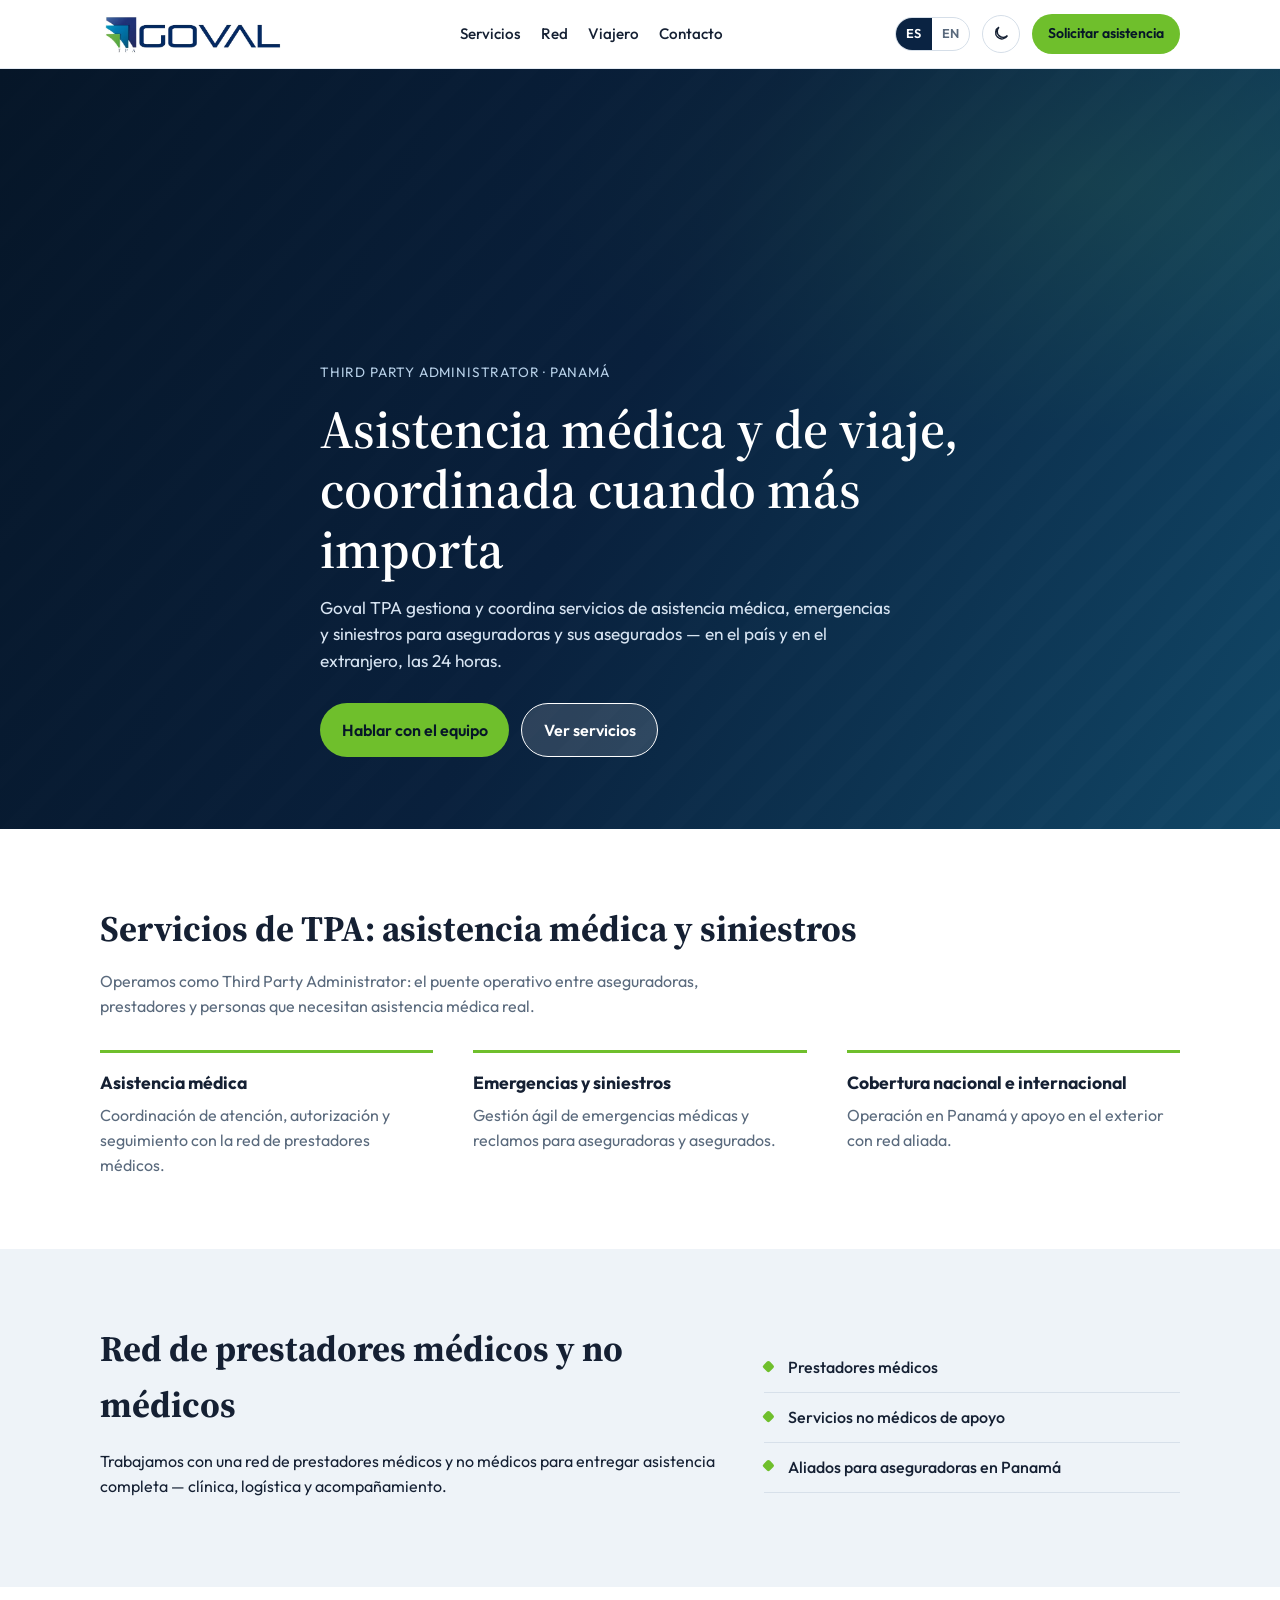
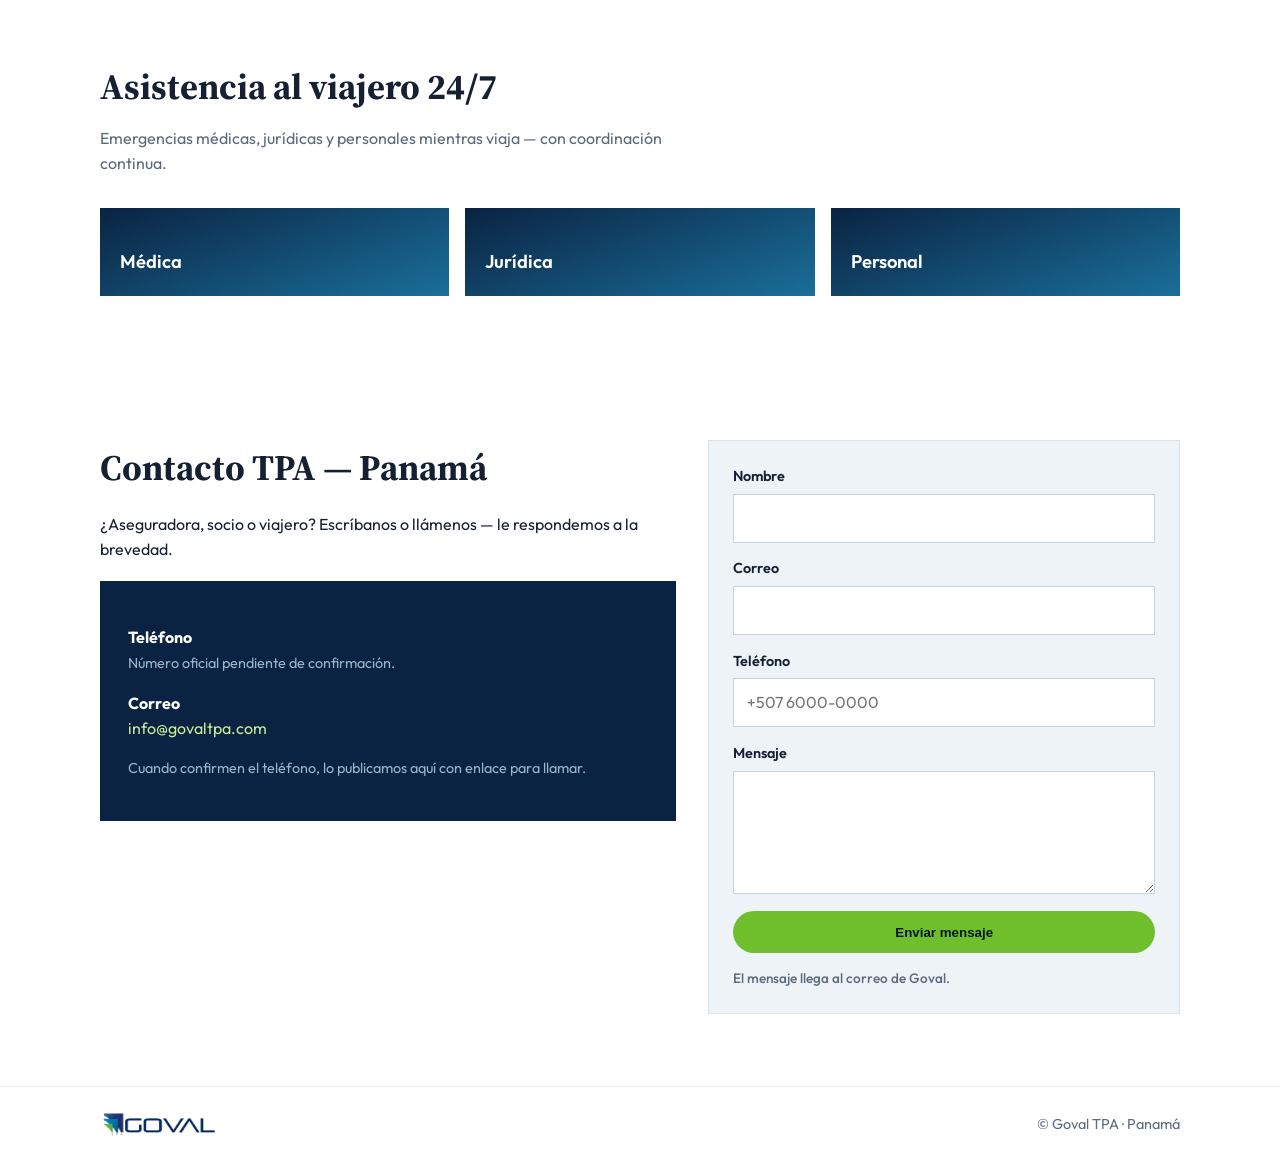
<file: index.html>
<!DOCTYPE html>
<html lang="es">
<head>
  <meta charset="utf-8" />
  <meta name="viewport" content="width=device-width, initial-scale=1" />
  <title>Goval TPA | TPA asistencia médica y al viajero en Panamá</title>
  <meta name="description" content="Goval TPA es un Third Party Administrator en Panamá: asistencia médica, emergencias, siniestros y asistencia al viajero 24/7 para aseguradoras y asegurados." />
  <meta name="keywords" content="TPA Panamá, Third Party Administrator, asistencia médica, asistencia al viajero, emergencias médicas, siniestros, prestadores médicos, Goval TPA" />
  <meta name="robots" content="index, follow" />
  <meta name="author" content="Goval TPA" />
  <link rel="canonical" href="https://hectortorrese.github.io/goval-tpa/" />
  <link rel="alternate" hreflang="es" href="https://hectortorrese.github.io/goval-tpa/?lang=es" />
  <link rel="alternate" hreflang="en" href="https://hectortorrese.github.io/goval-tpa/?lang=en" />
  <link rel="alternate" hreflang="x-default" href="https://hectortorrese.github.io/goval-tpa/?lang=es" />
  <meta property="og:type" content="website" />
  <meta property="og:locale" content="es_PA" />
  <meta property="og:locale:alternate" content="en_US" />
  <meta property="og:site_name" content="Goval TPA" />
  <meta property="og:url" content="https://hectortorrese.github.io/goval-tpa/" />
  <meta property="og:title" content="Goval TPA | TPA asistencia médica y al viajero" />
  <meta property="og:description" content="Third Party Administrator en Panamá: asistencia médica, emergencias, siniestros y viajero 24/7." />
  <meta property="og:image" content="https://hectortorrese.github.io/goval-tpa/public/og-share.jpg" />
  <meta property="og:image:width" content="1200" />
  <meta property="og:image:height" content="630" />
  <meta name="twitter:card" content="summary_large_image" />
  <meta name="twitter:title" content="Goval TPA | TPA asistencia médica y al viajero" />
  <meta name="twitter:description" content="Third Party Administrator en Panamá: asistencia médica, emergencias, siniestros y viajero 24/7." />
  <meta name="twitter:image" content="https://hectortorrese.github.io/goval-tpa/public/og-share.jpg" />
  <link rel="icon" href="public/favicon.png" type="image/png" />
  <link rel="icon" href="public/favicon-32.png" type="image/png" sizes="32x32" />
  <link rel="apple-touch-icon" href="public/apple-touch-icon.png" />
  <link rel="preconnect" href="https://fonts.googleapis.com" />
  <link rel="preconnect" href="https://fonts.gstatic.com" crossorigin />
  <link href="https://fonts.googleapis.com/css2?family=Outfit:wght@400;500;600;700&family=Source+Serif+4:opsz,wght@8..60,500;8..60,600&display=swap" rel="stylesheet" />
  <link rel="stylesheet" href="styles.css?v=11" />
  <script>
    (function () {
      try {
        var saved = localStorage.getItem("goval-theme");
        var theme =
          saved === "dark" || saved === "light"
            ? saved
            : window.matchMedia("(prefers-color-scheme: dark)").matches
              ? "dark"
              : "light";
        document.documentElement.setAttribute("data-theme", theme);
      } catch (e) {
        document.documentElement.setAttribute("data-theme", "light");
      }
    })();
  </script>
  <script type="application/ld+json">
  {
    "@context": "https://schema.org",
    "@type": "Organization",
    "name": "Goval TPA",
    "alternateName": "Goval Third Party Administrator",
    "url": "https://hectortorrese.github.io/goval-tpa/",
    "logo": "https://hectortorrese.github.io/goval-tpa/public/logo.png",
    "description": "Third Party Administrator en Panamá especializado en asistencia médica, emergencias, siniestros y asistencia al viajero 24/7.",
    "areaServed": ["PA", "Worldwide"],
    "knowsAbout": [
      "Third Party Administrator",
      "medical assistance",
      "travel assistance",
      "claims coordination",
      "emergency medical services"
    ],
    "email": "info@govaltpa.com"
  }
  </script>
</head>
<body>
  <a class="skip" href="#main">Skip to content</a>

  <header class="site-header">
    <div class="wrap header-inner">
      <a class="brand" href="#top" aria-label="Goval TPA">
        <img src="public/logo.png?v=7" alt="Goval TPA" width="180" height="40" />
      </a>
      <nav class="nav" id="site-nav" aria-label="Primary">
        <a href="#services" data-i18n="nav.services">Servicios</a>
        <a href="#network" data-i18n="nav.network">Red</a>
        <a href="#travel" data-i18n="nav.travel">Viajero</a>
        <a href="#contact" data-i18n="nav.contact">Contacto</a>
      </nav>
      <div class="header-actions">
        <div class="lang" role="group" aria-label="Language">
          <button type="button" data-lang="es" class="is-active">ES</button>
          <button type="button" data-lang="en">EN</button>
        </div>
        <button type="button" class="theme-toggle" id="themeToggle" aria-label="Cambiar tema" title="Tema">
          <svg class="icon-moon" viewBox="0 0 24 24" fill="none" stroke="currentColor" stroke-width="2" aria-hidden="true">
            <path d="M21 14.5A8.5 8.5 0 1 1 9.5 3 7 7 0 0 0 21 14.5z"/>
          </svg>
          <svg class="icon-sun" viewBox="0 0 24 24" fill="none" stroke="currentColor" stroke-width="2" aria-hidden="true">
            <circle cx="12" cy="12" r="4"/>
            <path d="M12 2v2M12 20v2M4.9 4.9l1.4 1.4M17.7 17.7l1.4 1.4M2 12h2M20 12h2M4.9 19.1l1.4-1.4M17.7 6.3l1.4-1.4"/>
          </svg>
        </button>
        <a class="btn btn-sm header-cta" href="#contact">
          <span class="cta-full" data-i18n="nav.cta">Solicitar asistencia</span>
          <span class="cta-short" data-i18n="nav.ctaShort">Contacto</span>
        </a>
        <button
          type="button"
          class="nav-toggle"
          id="navToggle"
          aria-expanded="false"
          aria-controls="site-nav"
          data-i18n-aria="nav.menu"
          aria-label="Menú"
        >
          <span class="nav-toggle-bars" aria-hidden="true"></span>
        </button>
      </div>
    </div>
  </header>

  <main id="main">
    <section class="hero" id="top">
      <div class="hero-bg" aria-hidden="true"></div>
      <div class="wrap hero-inner">
        <p class="eyebrow" data-i18n="hero.eyebrow">Third Party Administrator · Panamá</p>
        <h1 data-i18n="hero.title">Asistencia médica y de viaje, coordinada cuando más importa</h1>
        <p class="lede" data-i18n="hero.lede">Goval TPA gestiona y coordina servicios de asistencia médica, emergencias y siniestros para aseguradoras y sus asegurados — en el país y en el extranjero, las 24 horas.</p>
        <div class="cta-row">
          <a class="btn" href="#contact" data-i18n="hero.cta1">Hablar con el equipo</a>
          <a class="btn btn-ghost" href="#services" data-i18n="hero.cta2">Ver servicios</a>
        </div>
      </div>
    </section>

    <section class="section" id="services">
      <div class="wrap">
        <h2 data-i18n="services.title">Qué hacemos</h2>
        <p class="section-lede" data-i18n="services.lede">Operamos como TPA: el puente operativo entre aseguradoras, prestadores y personas que necesitan asistencia real.</p>
        <div class="feature-list">
          <article>
            <h3 data-i18n="services.s1.t">Asistencia médica</h3>
            <p data-i18n="services.s1.p">Coordinación de atención, autorización y seguimiento con la red de prestadores médicos.</p>
          </article>
          <article>
            <h3 data-i18n="services.s2.t">Emergencias y siniestros</h3>
            <p data-i18n="services.s2.p">Gestión ágil de emergencias y reclamos para aseguradoras y asegurados.</p>
          </article>
          <article>
            <h3 data-i18n="services.s3.t">Cobertura nacional e internacional</h3>
            <p data-i18n="services.s3.p">Operación en Panamá y apoyo en el exterior con red aliada.</p>
          </article>
        </div>
      </div>
    </section>

    <section class="section section-alt" id="network">
      <div class="wrap split">
        <div>
          <h2 data-i18n="network.title">Red de prestadores</h2>
          <p data-i18n="network.p">Trabajamos con una red de prestadores médicos y no médicos para entregar asistencia completa — clínica, logística y acompañamiento.</p>
        </div>
        <ul class="checks">
          <li data-i18n="network.l1">Prestadores médicos</li>
          <li data-i18n="network.l2">Servicios no médicos de apoyo</li>
          <li data-i18n="network.l3">Aliados para aseguradoras en Panamá</li>
        </ul>
      </div>
    </section>

    <section class="section" id="travel">
      <div class="wrap">
        <h2 data-i18n="travel.title">Asistencia al viajero 24/7</h2>
        <p class="section-lede" data-i18n="travel.lede">Emergencias médicas, jurídicas y personales mientras viaja — con coordinación continua.</p>
        <div class="pillars">
          <div><span data-i18n="travel.p1">Médica</span></div>
          <div><span data-i18n="travel.p2">Jurídica</span></div>
          <div><span data-i18n="travel.p3">Personal</span></div>
        </div>
      </div>
    </section>

    <section class="section contact" id="contact">
      <div class="wrap contact-inner">
        <div>
          <h2 data-i18n="contact.title">Contacto TPA — Panamá</h2>
          <p data-i18n="contact.p">¿Aseguradora, socio o viajero? Escríbanos o llámenos — le respondemos a la brevedad.</p>
          <div class="contact-card">
            <p>
              <strong data-i18n="contact.phoneLabel">Teléfono</strong><br />
              <span class="note" data-i18n="contact.phonePending">Número oficial pendiente de confirmación.</span>
            </p>
            <p><strong data-i18n="contact.emailLabel">Correo</strong><br /><a href="mailto:info@govaltpa.com">info@govaltpa.com</a></p>
            <p class="note" data-i18n="contact.note">Cuando confirmen el teléfono, lo publicamos aquí con enlace para llamar.</p>
          </div>
        </div>
        <form
          class="contact-form"
          action="https://formsubmit.co/info@govaltpa.com"
          method="POST"
        >
          <p class="form-sent" data-i18n="form.sent" hidden>Mensaje enviado. Gracias — le responderemos pronto.</p>
          <input type="hidden" name="_subject" value="Contacto web — Goval TPA" />
          <input type="hidden" name="_captcha" value="false" />
          <input type="hidden" name="_template" value="table" />
          <input type="text" name="_honey" style="display:none" tabindex="-1" autocomplete="off" aria-hidden="true" />
          <input type="hidden" name="_next" value="https://hectortorrese.github.io/goval-tpa/?sent=1#contact" />
          <div class="field">
            <label for="goval-name"><span data-i18n="form.name">Nombre</span></label>
            <input id="goval-name" type="text" name="name" required autocomplete="name" />
          </div>
          <div class="field">
            <label for="goval-email"><span data-i18n="form.email">Correo</span></label>
            <input id="goval-email" type="email" name="email" required autocomplete="email" />
          </div>
          <div class="field">
            <label for="goval-phone"><span data-i18n="form.phone">Teléfono</span></label>
            <input id="goval-phone" type="tel" name="phone" required autocomplete="tel" inputmode="tel" />
          </div>
          <div class="field">
            <label for="goval-message"><span data-i18n="form.message">Mensaje</span></label>
            <textarea id="goval-message" name="message" rows="4" required></textarea>
          </div>
          <button type="submit" class="btn" data-i18n="form.submit">Enviar mensaje</button>
          <p class="form-hint" data-i18n="form.hint">El mensaje llega al correo de Goval.</p>
        </form>
      </div>
    </section>
  </main>

  <footer class="site-footer">
    <div class="wrap footer-inner">
      <img src="public/logo.png" alt="" width="120" height="28" />
      <p data-i18n="footer">© Goval TPA · Panamá</p>
    </div>
  </footer>

  <script src="i18n.js"></script>
  <script src="form-validate.js"></script>
  <script src="nav.js"></script>
</body>
</html>
</file>
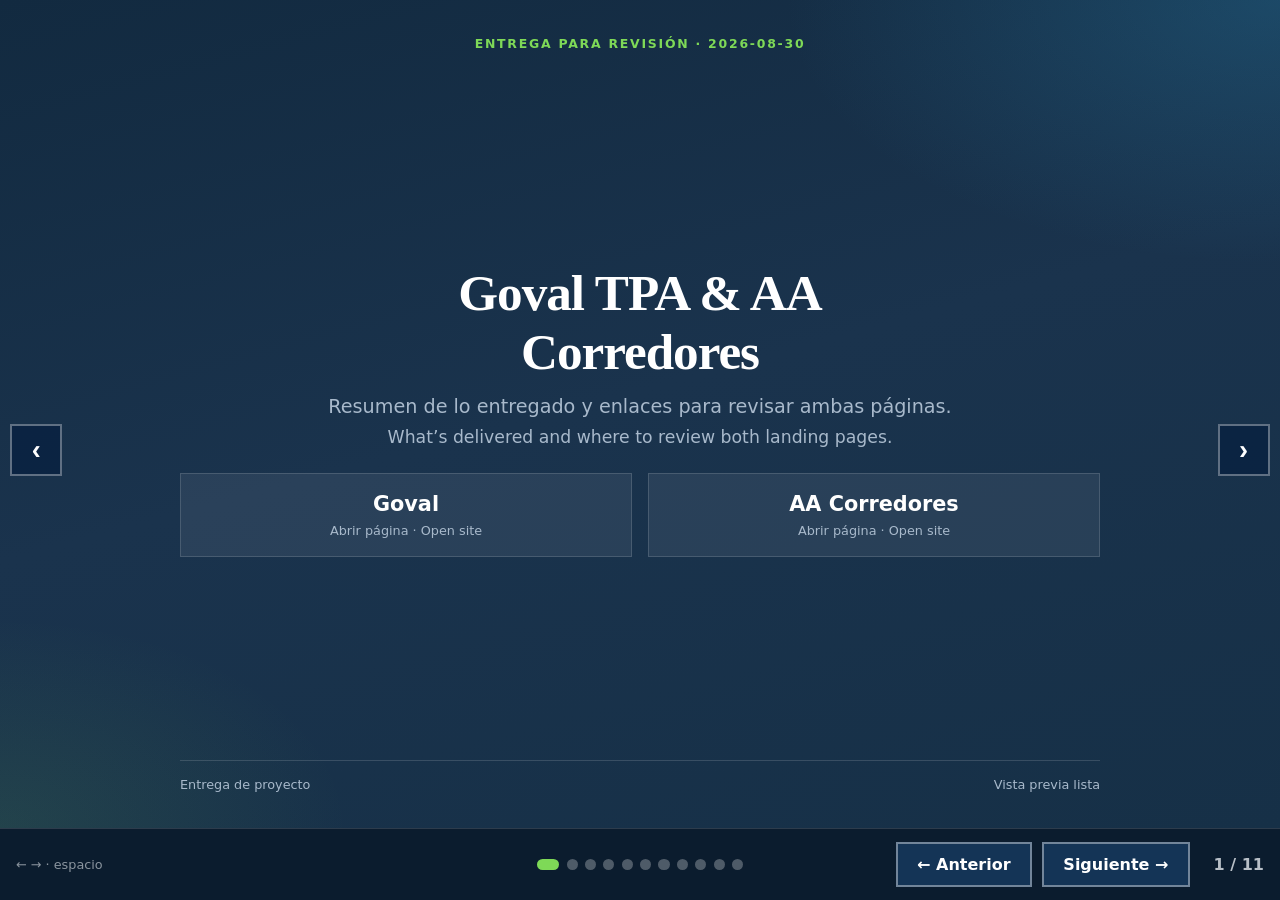
<file: CLIENT-DELIVERY-SEO-SLIDES.html>
<!DOCTYPE html>
<html lang="es">
<head>
  <meta charset="UTF-8" />
  <meta http-equiv="refresh" content="0; url=CLIENT-DELIVERY-SLIDES.html" />
  <link rel="canonical" href="CLIENT-DELIVERY-SLIDES.html" />
  <title>Redirect — Client delivery slides</title>
</head>
<body>
  <p>Moved to <a href="CLIENT-DELIVERY-SLIDES.html">CLIENT-DELIVERY-SLIDES.html</a> (full client delivery deck).</p>
</body>
</html>
</file>
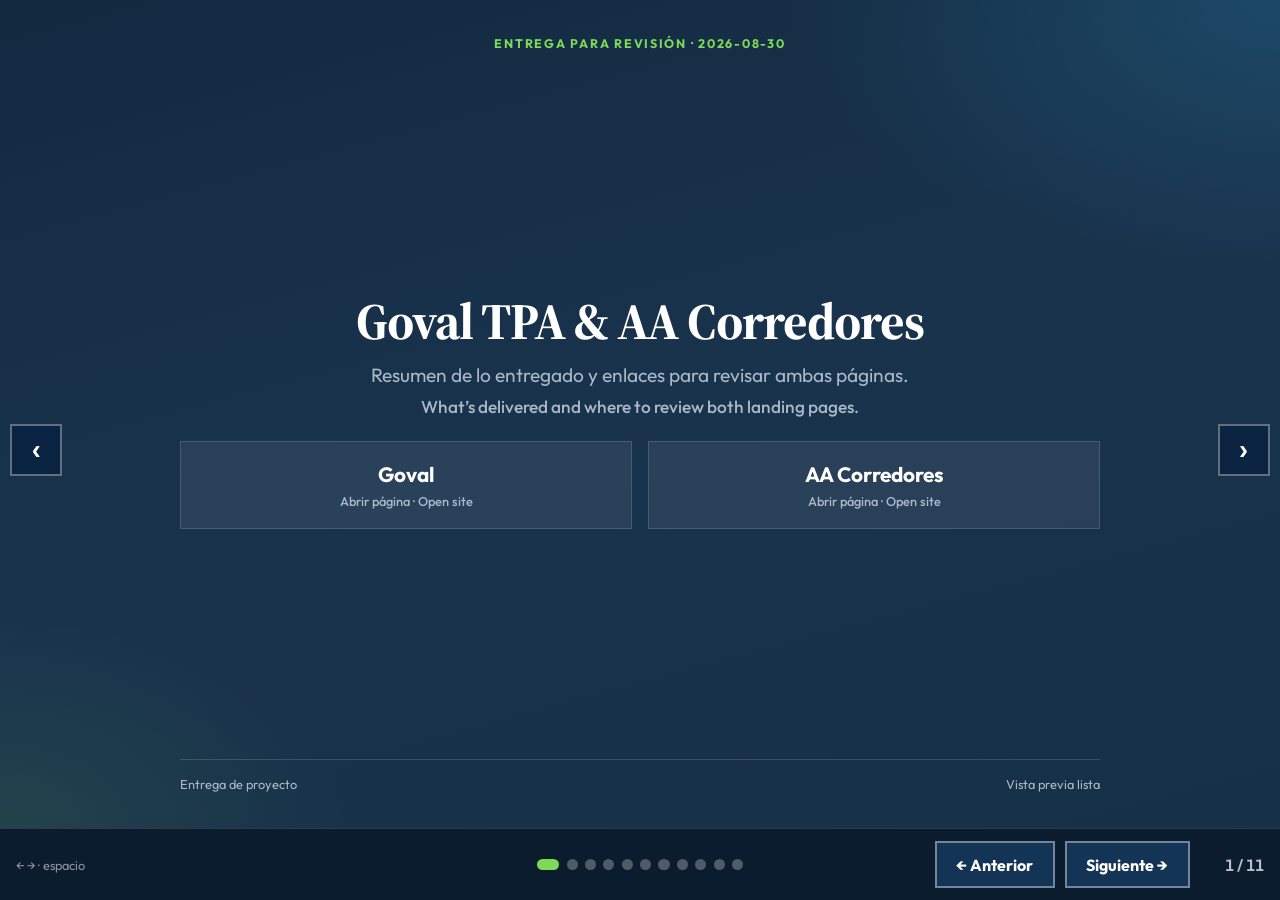
<file: CLIENT-DELIVERY-SLIDES.html>
<!DOCTYPE html>
<html lang="es">
<head>
  <meta charset="UTF-8" />
  <meta name="viewport" content="width=device-width, initial-scale=1" />
  <title>Entrega — Goval TPA · AA Corredores</title>
  <link rel="preconnect" href="https://fonts.googleapis.com" />
  <link rel="preconnect" href="https://fonts.gstatic.com" crossorigin />
  <link href="https://fonts.googleapis.com/css2?family=Outfit:wght@400;500;600;700&family=Source+Serif+4:opsz,wght@8..60,600;8..60,700&display=swap" rel="stylesheet" />
  <style>
    :root {
      --navy: #0a2342;
      --teal: #2a8bb8;
      --lime: #7ed957;
      --bg: #1a334d;
      --bg-panel: rgba(255, 255, 255, 0.07);
      --ink: #f2f6fa;
      --muted: #a8b9cb;
      --line: rgba(255, 255, 255, 0.14);
      --font: "Outfit", system-ui, sans-serif;
      --display: "Source Serif 4", Georgia, serif;
      --chrome-h: 4.5rem;
      --side-pad: 5.5rem;
    }

    * { box-sizing: border-box; }
    html, body { margin: 0; height: 100%; }
    body {
      font-family: var(--font);
      color: var(--ink);
      background: var(--bg);
      overflow: hidden;
    }

    .deck {
      height: 100%;
      position: relative;
      padding-bottom: var(--chrome-h);
    }

    .slide {
      position: absolute;
      inset: 0;
      bottom: var(--chrome-h);
      display: none;
      padding: clamp(1.25rem, 3vw, 2.25rem) var(--side-pad);
      background:
        radial-gradient(900px 480px at 100% 0%, rgba(42, 139, 184,.28), transparent 55%),
        radial-gradient(700px 420px at 0% 100%, rgba(126, 217, 87,.1), transparent 50%),
        linear-gradient(165deg, #122a40 0%, #1a334d 48%, #163047 100%);
      overflow: auto;
    }
    .slide.is-active { display: flex; flex-direction: column; align-items: center; }

    .slide-inner {
      width: min(920px, 100%);
      flex: 1;
      display: flex;
      flex-direction: column;
      min-height: 0;
    }

    .kicker {
      font-size: 0.78rem;
      font-weight: 700;
      letter-spacing: 0.14em;
      text-transform: uppercase;
      color: var(--lime);
      margin: 0 0 0.65rem;
    }
    h1, h2 {
      font-family: var(--display);
      font-weight: 700;
      line-height: 1.15;
      margin: 0 0 0.65rem;
      letter-spacing: -0.02em;
      color: #fff;
      text-align: center;
    }
    h1 { font-size: clamp(2rem, 4.8vw, 3.2rem); max-width: 22ch; margin-inline: auto; }
    h2 { font-size: clamp(1.45rem, 3.2vw, 2.2rem); }
    .lede {
      font-size: clamp(1.02rem, 1.9vw, 1.2rem);
      line-height: 1.5;
      margin: 0 auto 1.35rem;
      color: var(--muted);
      text-align: center;
      max-width: 40rem;
    }
    .muted { color: var(--muted); }
    .en {
      display: block;
      font-size: 0.9em;
      font-weight: 500;
      color: var(--muted);
      margin-top: 0.25rem;
    }

    .grow {
      flex: 1;
      display: flex;
      flex-direction: column;
      justify-content: center;
      min-height: 0;
      width: 100%;
    }

    .footer-meta {
      display: flex;
      justify-content: space-between;
      gap: 1rem;
      align-items: center;
      margin-top: auto;
      padding-top: 1rem;
      font-size: 0.8rem;
      color: var(--muted);
      border-top: 1px solid var(--line);
      width: 100%;
    }

    .grid-2 {
      display: grid;
      grid-template-columns: repeat(2, minmax(0, 1fr));
      gap: 1.1rem;
      width: 100%;
    }
    @media (max-width: 800px) {
      .grid-2 { grid-template-columns: 1fr; }
      :root { --side-pad: 1.25rem; }
    }

    .panel {
      background: var(--bg-panel);
      border: 1px solid var(--line);
      padding: 1.2rem 1.3rem;
      text-align: left;
    }
    .panel h3 {
      margin: 0 0 0.55rem;
      font-size: 1.08rem;
      color: #fff;
    }
    .panel p { margin: 0 0 0.7rem; font-size: 0.98rem; line-height: 1.45; }
    .panel p:last-child { margin-bottom: 0; }

    .tag {
      display: inline-block;
      font-size: 0.72rem;
      font-weight: 700;
      letter-spacing: 0.06em;
      text-transform: uppercase;
      padding: 0.25rem 0.55rem;
      background: var(--teal);
      color: #fff;
      margin-bottom: 0.5rem;
    }
    .tag.aa { background: var(--lime); color: var(--navy); }

    .list-check {
      list-style: none;
      margin: 0 auto;
      padding: 0;
      display: grid;
      gap: 0.75rem;
      max-width: 40rem;
      width: 100%;
      text-align: left;
    }
    .list-check li {
      display: flex;
      gap: 0.85rem;
      align-items: flex-start;
      font-size: clamp(0.95rem, 1.55vw, 1.12rem);
      line-height: 1.45;
    }
    .list-check li::before {
      content: "";
      flex: 0 0 0.7rem;
      width: 0.7rem;
      height: 0.7rem;
      margin-top: 0.4rem;
      background: var(--lime);
    }
    .list-check .li-text {
      flex: 1;
      min-width: 0;
      overflow-wrap: anywhere;
    }
    .list-check .li-text strong {
      font-weight: 700;
      color: #fff;
    }

    .preview-links {
      display: grid;
      grid-template-columns: repeat(2, minmax(0, 1fr));
      gap: 1rem;
      width: 100%;
    }
    .preview-links a {
      display: block;
      padding: 1.15rem 1.25rem;
      background: var(--bg-panel);
      border: 1px solid var(--line);
      color: #fff;
      font-size: 1.3rem;
      font-weight: 700;
      text-decoration: none;
      text-align: center;
      transition: border-color .15s ease, background .15s ease;
    }
    .preview-links a:hover {
      border-color: var(--lime);
      background: rgba(126, 217, 87, .12);
    }
    .preview-links a span {
      display: block;
      margin-top: 0.4rem;
      font-size: 0.8rem;
      font-weight: 500;
      color: var(--muted);
      word-break: break-all;
    }

    .agenda {
      list-style: none;
      margin: 0;
      padding: 0;
      display: grid;
      grid-template-columns: repeat(2, minmax(0, 1fr));
      gap: 0.8rem;
      width: 100%;
    }
    @media (max-width: 800px) { .agenda { grid-template-columns: 1fr; } }
    .agenda li {
      display: flex;
      gap: 0.85rem;
      align-items: flex-start;
      font-size: 1.05rem;
      line-height: 1.35;
      padding: 0.95rem 1.05rem;
      background: var(--bg-panel);
      border: 1px solid var(--line);
      text-align: left;
    }
    .agenda .num {
      flex: 0 0 auto;
      font-weight: 700;
      color: var(--teal);
      font-variant-numeric: tabular-nums;
    }
    .agenda .body { flex: 1; min-width: 0; }
    .agenda .body strong { font-weight: 600; color: #fff; }

    .note {
      margin: 1.1rem auto 0;
      padding: 0.9rem 1.05rem;
      border-left: 3px solid var(--lime);
      background: rgba(126, 217, 87, .1);
      font-size: 0.95rem;
      line-height: 1.45;
      text-align: left;
      width: 100%;
    }

    a { color: #8ec8e8; }
    a:hover { color: #fff; }

    .side-nav {
      position: fixed;
      top: 50%;
      transform: translateY(-50%);
      z-index: 30;
      width: 3.25rem;
      height: 3.25rem;
      border: 2px solid rgba(255,255,255,.35);
      background: rgba(10, 35, 66, .9);
      color: #fff;
      font-size: 1.7rem;
      font-weight: 700;
      cursor: pointer;
      display: flex;
      align-items: center;
      justify-content: center;
    }
    .side-nav:hover {
      background: var(--lime);
      color: var(--navy);
      border-color: var(--lime);
    }
    .side-nav.prev { left: 0.65rem; }
    .side-nav.next { right: 0.65rem; }

    .chrome {
      position: fixed;
      left: 0; right: 0; bottom: 0;
      height: var(--chrome-h);
      z-index: 20;
      display: grid;
      grid-template-columns: 1fr auto 1fr;
      align-items: center;
      gap: 0.75rem;
      padding: 0 1rem;
      background: #0b1c2e;
      border-top: 1px solid var(--line);
    }
    .chrome .hint {
      opacity: .55;
      font-size: .8rem;
      justify-self: start;
    }
    .chrome .dots {
      display: flex;
      gap: .45rem;
      flex-wrap: wrap;
      justify-content: center;
      justify-self: center;
    }
    .chrome .dots button {
      border: 0;
      background: rgba(255,255,255,.28);
      width: .7rem;
      height: .7rem;
      padding: 0;
      border-radius: 50%;
      cursor: pointer;
    }
    .chrome .dots button.is-on {
      background: var(--lime);
      width: 1.4rem;
      border-radius: 999px;
    }
    .nav-btns {
      display: flex;
      gap: .65rem;
      align-items: center;
      justify-self: end;
    }
    .nav-btns .go {
      border: 2px solid rgba(255,255,255,.4);
      background: #143456;
      color: #fff;
      padding: .7rem 1.2rem;
      font: inherit;
      font-size: 1rem;
      font-weight: 700;
      cursor: pointer;
      min-width: 7.5rem;
    }
    .nav-btns .go:hover {
      background: var(--lime);
      color: var(--navy);
      border-color: var(--lime);
    }
    #counter {
      min-width: 4rem;
      text-align: right;
      opacity: .75;
      font-weight: 600;
      font-variant-numeric: tabular-nums;
    }

    @media (max-width: 700px) {
      .side-nav { display: none; }
      .chrome .hint { display: none; }
    }

    /* Mobile: one long scrolling page */
    @media (max-width: 768px) {
      :root {
        --side-pad: 1.1rem;
        --chrome-h: 3.75rem;
      }
      html, body {
        height: auto;
        min-height: 100%;
        overflow-x: hidden;
        overflow-y: auto;
      }
      body { background: #122a40; }
      .deck {
        height: auto;
        padding-bottom: calc(var(--chrome-h) + 0.5rem);
      }
      .slide {
        position: relative;
        inset: auto;
        bottom: auto;
        display: flex !important;
        min-height: auto;
        padding: 1.35rem var(--side-pad) 1.75rem;
        border-bottom: 1px solid rgba(255,255,255,0.1);
      }
      .slide-inner {
        width: 100%;
        max-width: 40rem;
      }
      .grow {
        justify-content: flex-start;
        padding: 0.35rem 0 0.75rem;
      }
      h1 { font-size: clamp(1.7rem, 8vw, 2.3rem); max-width: none; }
      h2 { font-size: clamp(1.3rem, 6vw, 1.75rem); }
      .lede { margin-bottom: 1rem; }
      .preview-links { grid-template-columns: 1fr; }
      .grid-2 { grid-template-columns: 1fr; }
      .agenda { grid-template-columns: 1fr; }
      .side-nav { display: none !important; }
      .chrome {
        grid-template-columns: 1fr;
        padding: 0 0.75rem;
        justify-items: stretch;
      }
      .chrome .hint,
      .chrome .dots { display: none !important; }
      .nav-btns {
        justify-self: stretch;
        justify-content: space-between;
        width: 100%;
      }
      .nav-btns .go {
        min-width: 0;
        flex: 1;
        padding: 0.55rem 0.75rem;
        font-size: 0.85rem;
      }
      #counter { min-width: 3rem; font-size: 0.85rem; flex: 0 0 auto; }
      .footer-meta { font-size: 0.75rem; }
    }
  </style>
</head>
<body>
  <button type="button" class="side-nav prev" id="sidePrev" aria-label="Anterior">‹</button>
  <button type="button" class="side-nav next" id="sideNext" aria-label="Siguiente">›</button>

  <div class="deck" id="deck" aria-live="polite">

    <!-- 1 Title -->
    <section class="slide is-active" data-slide>
      <div class="slide-inner">
        <p class="kicker" style="text-align:center">Entrega para revisión · 2026-08-30</p>
        <div class="grow">
          <h1>Goval TPA &amp; AA Corredores</h1>
          <p class="lede">
            Resumen de lo entregado y enlaces para revisar ambas páginas.
            <span class="en">What’s delivered and where to review both landing pages.</span>
          </p>
          <div class="preview-links">
            <a href="https://hectortorrese.github.io/goval-tpa/" target="_blank" rel="noopener">
              Goval
              <span>Abrir página · Open site</span>
            </a>
            <a href="https://hectortorrese.github.io/aa-corredores/" target="_blank" rel="noopener">
              AA Corredores
              <span>Abrir página · Open site</span>
            </a>
          </div>
        </div>
        <div class="footer-meta"><span>Entrega de proyecto</span><span>Vista previa lista</span></div>
      </div>
    </section>

    <!-- 2 Agenda -->
    <section class="slide" data-slide>
      <div class="slide-inner">
        <p class="kicker" style="text-align:center">Agenda</p>
        <div class="grow">
          <h2>Qué verán en esta presentación</h2>
          <p class="lede">A short walkthrough of the delivery</p>
          <ol class="agenda">
            <li>
              <span class="num">01</span>
              <div class="body"><strong>Cómo revisar las páginas</strong><span class="en">Where to open the previews</span></div>
            </li>
            <li>
              <span class="num">02</span>
              <div class="body"><strong>Qué está listo</strong><span class="en">What was built</span></div>
            </li>
            <li>
              <span class="num">03</span>
              <div class="body"><strong>Cada marca (Goval y AA)</strong><span class="en">Each site at a glance</span></div>
            </li>
            <li>
              <span class="num">04</span>
              <div class="body"><strong>Visibilidad en Google (SEO)</strong><span class="en">Search readiness</span></div>
            </li>
            <li>
              <span class="num">05</span>
              <div class="body"><strong>Formulario y hosting — opciones / costo</strong><span class="en">Form &amp; hosting options</span></div>
            </li>
            <li>
              <span class="num">06</span>
              <div class="body"><strong>Pendientes y siguientes pasos</strong><span class="en">What we need from you next</span></div>
            </li>
          </ol>
        </div>
        <div class="footer-meta"><span>Goval · AA Corredores</span><span></span></div>
      </div>
    </section>

    <!-- 3 How to review -->
    <section class="slide" data-slide>
      <div class="slide-inner">
        <p class="kicker" style="text-align:center">Revisión</p>
        <div class="grow">
          <h2>Dónde revisar las páginas</h2>
          <p class="lede">Ábranlos en el teléfono o la computadora. Usen ES/EN y el botón de tema (sol / luna).</p>
          <div class="preview-links">
            <a href="https://hectortorrese.github.io/goval-tpa/" target="_blank" rel="noopener">
              Goval
              <span>hectortorrese.github.io/goval-tpa</span>
            </a>
            <a href="https://hectortorrese.github.io/aa-corredores/" target="_blank" rel="noopener">
              AA Corredores
              <span>hectortorrese.github.io/aa-corredores</span>
            </a>
          </div>
        </div>
        <div class="footer-meta"><span>GitHub Pages · vista previa gratis</span><span></span></div>
      </div>
    </section>

    <!-- What shipped -->
    <section class="slide" data-slide>
      <div class="slide-inner">
        <p class="kicker" style="text-align:center">Entregado</p>
        <div class="grow">
          <h2>Qué está listo hoy</h2>
          <p class="lede">What you can review right now</p>
          <ul class="list-check">
            <li><span class="li-text">Páginas publicadas en internet (enlaces de preview)</span></li>
            <li><span class="li-text">Diseño alineado a colores / logos de cada marca</span></li>
            <li><span class="li-text">Cambio de idioma ES ↔ EN</span></li>
            <li><span class="li-text">Modo claro / modo oscuro (botón en el encabezado)</span></li>
            <li><span class="li-text">Versión móvil (header y botones ajustados)</span></li>
            <li><span class="li-text">Formulario de contacto que envía mensajes a su correo</span></li>
            <li><span class="li-text">Preparación básica para buscadores (SEO)</span></li>
          </ul>
        </div>
        <div class="footer-meta"><span>Estado: listo para su feedback</span><span></span></div>
      </div>
    </section>

    <!-- 6 Two brands -->
    <section class="slide" data-slide>
      <div class="slide-inner">
        <p class="kicker" style="text-align:center">Las dos marcas</p>
        <div class="grow">
          <h2>Cada sitio tiene su propio foco</h2>
          <p class="lede">Two companies, two clear messages — not mixed together.</p>
          <div class="grid-2">
            <div class="panel">
              <span class="tag">Goval</span>
              <h3>TPA · asistencia médica y al viajero</h3>
              <p>Third Party Administrator en Panamá: emergencias, siniestros, red de prestadores, asistencia 24/7.</p>
              <p class="muted">Para aseguradoras y viajeros — no es una corredora de seguros.</p>
            </div>
            <div class="panel">
              <span class="tag aa">AA Corredores</span>
              <h3>Corredora de seguros · Santo Domingo</h3>
              <p>Corretaje y reaseguros: salud / ARS / AFP, viajes, intermediación con aseguradoras.</p>
              <p class="muted">No es un TPA de siniestros — ese rol es de Goval.</p>
            </div>
          </div>
        </div>
        <div class="footer-meta"><span>Mensaje claro por marca</span><span></span></div>
      </div>
    </section>

    <!-- 7 How to use each page -->
    <section class="slide" data-slide>
      <div class="slide-inner">
        <p class="kicker" style="text-align:center">Al revisar</p>
        <div class="grow">
          <h2>Qué mirar en cada página</h2>
          <p class="lede">A simple review checklist</p>
          <div class="grid-2">
            <div class="panel">
              <h3>Diseño y marca</h3>
              <p>¿Se siente como su empresa? Logo, colores, tono del texto.</p>
            </div>
            <div class="panel">
              <h3>Contenido</h3>
              <p>¿Los servicios y mensajes son correctos en español e inglés?</p>
            </div>
            <div class="panel">
              <h3>Móvil + tema</h3>
              <p>Ábralo en el teléfono. Pruebe el botón de modo claro / oscuro.</p>
            </div>
            <div class="panel">
              <h3>Contacto</h3>
              <p>¿El formulario, el correo y el teléfono para llamar son correctos?</p>
            </div>
          </div>
        </div>
        <div class="footer-meta"><span>Guía rápida de revisión</span><span></span></div>
      </div>
    </section>

    <!-- 8 SEO (one section, client language) -->
    <section class="slide" data-slide>
      <div class="slide-inner">
        <p class="kicker" style="text-align:center">Visibilidad en Google</p>
        <div class="grow">
          <h2>También preparamos el sitio para buscadores</h2>
          <p class="lede">So Google can understand and find each page more easily.</p>
          <ul class="list-check">
            <li><span class="li-text">Títulos y descripciones en español e inglés</span></li>
            <li><span class="li-text">Vista atractiva al compartir en WhatsApp / redes</span></li>
            <li><span class="li-text">Archivos para Google (<code>robots.txt</code> + <code>sitemap.xml</code>): permiso para indexar + mapa de URLs</span></li>
            <li><span class="li-text">Datos de negocio estructurados (tipo de empresa)</span></li>
          </ul>
          <div class="note">
            Esto no garantiza el puesto #1 en Google; es la base técnica correcta. Con dominio propio se puede conectar Search Console.
          </div>
        </div>
        <div class="footer-meta"><span>SEO incluido en la entrega</span><span></span></div>
      </div>
    </section>

    <!-- Form + hosting options -->
    <section class="slide" data-slide>
      <div class="slide-inner">
        <p class="kicker" style="text-align:center">Costos · Formulario</p>
        <div class="grow">
          <h2>¿El formulario suma costo extra?</h2>
          <p class="lede">Short answer: <strong style="color:#fff">no</strong> with what we use today.</p>
          <div class="grid-2">
            <div class="panel">
              <h3>Hoy (recomendado)</h3>
              <p><strong>FormSubmit</strong> — gratis. El visitante envía el formulario y el mensaje llega a su correo. No hay servidor que pagar ni infraestructura adicional.</p>
              <p class="muted">Solo: confirmar el correo la primera vez. Sin panel de control; es “formulario → inbox”.</p>
            </div>
            <div class="panel">
              <h3>Si quieren más adelante</h3>
              <p>Servicios con panel, más antispam o más volumen (Formspree, Web3Forms, etc.) — suelen tener plan gratis limitado y luego ~US$8–15/mes.</p>
              <p class="muted">Opcional. Solo si el volumen o la fiabilidad lo piden.</p>
            </div>
          </div>
          <div class="note">
            <strong>Pregunta para ustedes:</strong> ¿les basta el formulario gratis a su correo, o prefieren un servicio de pago con panel?
          </div>
        </div>
        <div class="footer-meta"><span>Sin costo de infraestructura hoy</span><span></span></div>
      </div>
    </section>

    <!-- Hosting options -->
    <section class="slide" data-slide>
      <div class="slide-inner">
        <p class="kicker" style="text-align:center">Costos · Hosting</p>
        <div class="grow">
          <h2>Opciones de hosting (después de aprobar)</h2>
          <p class="lede">Digannos su preferencia — o si ya tienen proveedor / dominio.</p>
          <div class="grid-2">
            <div class="panel">
              <h3>A · Gratis + dominio propio</h3>
              <p>GitHub Pages, Cloudflare Pages o Vercel: <strong>hosting $0</strong>.</p>
              <p class="muted">Dominio (~US$10–15/año por marca) es el gasto típico.</p>
            </div>
            <div class="panel">
              <h3>B · Hosting tradicional</h3>
              <p>Si ya tienen cPanel / proveedor en RD u otro país, podemos publicar ahí.</p>
              <p class="muted">Costo = lo que ya paguen con ese proveedor.</p>
            </div>
            <div class="panel">
              <h3>C · Que nosotros gestionemos</h3>
              <p>Elegimos y configuramos A (recomendado) y les entregamos los dominios apuntando bien.</p>
              <p class="muted">Hosting sigue pudiendo ser $0; dominio aparte.</p>
            </div>
            <div class="panel">
              <h3>Hoy (preview)</h3>
              <p>GitHub Pages gratis — solo para revisión. No es el dominio final.</p>
            </div>
          </div>
          <div class="note">
            <strong>Pregunta para ustedes:</strong> ¿prefieren A, B o C? ¿Ya tienen dominio o hosting?
          </div>
        </div>
        <div class="footer-meta"><span>Decisión de ustedes · sin presión</span><span></span></div>
      </div>
    </section>

    <!-- Needs from client -->
    <section class="slide" data-slide>
      <div class="slide-inner">
        <p class="kicker" style="text-align:center">Necesitamos de ustedes</p>
        <div class="grow">
          <h2>Para cerrar la siguiente fase</h2>
          <p class="lede">What we need from you</p>
          <ul class="list-check">
            <li><span class="li-text"><strong>Feedback</strong> sobre diseño, textos e idioma</span></li>
            <li><span class="li-text"><strong>Goval — contacto oficial:</strong> teléfono, correo y dirección (para publicar y el botón “llamar”)</span></li>
            <li><span class="li-text"><strong>AA Corredores — confirmar:</strong> teléfono, correo y dirección actuales, o corregirlos si cambian</span></li>
            <li><span class="li-text">Preferencia de <strong>formulario</strong>: gratis (actual) u opción de pago</span></li>
            <li><span class="li-text">Preferencia de <strong>hosting</strong>: A / B / C (o lo que ya tengan)</span></li>
            <li><span class="li-text"><strong>Dominios</strong> si ya los tienen, o si hay que comprarlos</span></li>
            <li><span class="li-text">Confirmar logo de AA (¿queda el actual o envían otra versión?)</span></li>
            <li><span class="li-text">Cualquier otro cambio de texto, fotos o datos legales que deban aparecer en las páginas</span></li>
          </ul>
        </div>
        <div class="footer-meta"><span>Pendientes del cliente</span><span></span></div>
      </div>
    </section>

    <!-- Close -->
    <section class="slide" data-slide>
      <div class="slide-inner">
        <p class="kicker" style="text-align:center">Siguiente paso</p>
        <div class="grow">
          <h1>Ábranlo, revísenlo, coméntenos</h1>
          <p class="lede">
            Open both sites, check design and copy, then send feedback — including form &amp; hosting preference.
          </p>
          <div class="preview-links">
            <a href="https://hectortorrese.github.io/goval-tpa/" target="_blank" rel="noopener">
              Goval
              <span>Ir a la página</span>
            </a>
            <a href="https://hectortorrese.github.io/aa-corredores/" target="_blank" rel="noopener">
              AA Corredores
              <span>Ir a la página</span>
            </a>
          </div>
        </div>
        <div class="footer-meta"><span>Gracias · quedamos atentos a sus comentarios</span><span>2026-08-30</span></div>
      </div>
    </section>
  </div>

  <div class="chrome" role="navigation" aria-label="Controles">
    <span class="hint">← → · espacio</span>
    <div class="dots" id="dots"></div>
    <div class="nav-btns">
      <button type="button" class="go" id="prev">← Anterior</button>
      <button type="button" class="go" id="next">Siguiente →</button>
      <span id="counter"></span>
    </div>
  </div>

  <script>
    (function () {
      const slides = Array.from(document.querySelectorAll("[data-slide]"));
      const dots = document.getElementById("dots");
      const counter = document.getElementById("counter");
      let i = 0;
      const mq = window.matchMedia("(max-width: 768px)");

      function isScrollMode() {
        return mq.matches;
      }

      slides.forEach((_, idx) => {
        const b = document.createElement("button");
        b.type = "button";
        b.setAttribute("aria-label", "Ir a diapositiva " + (idx + 1));
        b.addEventListener("click", () => go(idx));
        dots.appendChild(b);
      });

      function setActive(n) {
        i = (n + slides.length) % slides.length;
        if (!isScrollMode()) {
          slides.forEach((s, idx) => s.classList.toggle("is-active", idx === i));
        }
        Array.from(dots.children).forEach((d, idx) => d.classList.toggle("is-on", idx === i));
        counter.textContent = (i + 1) + " / " + slides.length;
      }

      function go(n) {
        const next = (n + slides.length) % slides.length;
        if (isScrollMode()) {
          slides[next].scrollIntoView({ behavior: "smooth", block: "start" });
          setActive(next);
        } else {
          setActive(next);
        }
      }

      function bind(id, fn) {
        document.getElementById(id).addEventListener("click", fn);
      }
      bind("prev", () => go(i - 1));
      bind("next", () => go(i + 1));
      bind("sidePrev", () => go(i - 1));
      bind("sideNext", () => go(i + 1));

      document.addEventListener("keydown", (e) => {
        if (isScrollMode()) return;
        if (e.key === "ArrowRight" || e.key === " " || e.key === "PageDown") {
          e.preventDefault(); go(i + 1);
        } else if (e.key === "ArrowLeft" || e.key === "PageUp") {
          e.preventDefault(); go(i - 1);
        } else if (e.key === "Home") go(0);
        else if (e.key === "End") go(slides.length - 1);
      });

      let scrollTick = false;
      window.addEventListener("scroll", () => {
        if (!isScrollMode() || scrollTick) return;
        scrollTick = true;
        requestAnimationFrame(() => {
          scrollTick = false;
          const y = window.scrollY + window.innerHeight * 0.28;
          let best = 0;
          slides.forEach((s, idx) => {
            if (s.offsetTop <= y) best = idx;
          });
          setActive(best);
        });
      }, { passive: true });

      function onModeChange() {
        if (isScrollMode()) {
          slides.forEach((s) => s.classList.add("is-active"));
          document.querySelector(".chrome .hint").textContent = "Deslice ↓";
        } else {
          slides.forEach((s, idx) => s.classList.toggle("is-active", idx === i));
          document.querySelector(".chrome .hint").textContent = "← → · espacio";
        }
        setActive(i);
      }
      mq.addEventListener("change", onModeChange);
      onModeChange();
    })();
  </script>
</body>
</html>
</file>
<file: styles.css>
:root {
  --navy: #0a2342;
  --navy-deep: #061628;
  --teal: #1a6f9a;
  --green: #6fbf2c;
  --green-dark: #4f9a1a;
  --fog: #eef3f8;
  --ink: #152033;
  --muted: #5a6a7d;
  --white: #ffffff;
  --bg: #ffffff;
  --surface: #ffffff;
  --border: #e4ebf3;
  --border-strong: #d5dee8;
  --input-bg: #ffffff;
  --card-line: #d7e0ea;
  --form-border: #d7e2ec;
  --form-input-border: #c5d3e0;
  --sent-bg: #e8f6d8;
  --font: "Outfit", system-ui, sans-serif;
  --display: "Source Serif 4", Georgia, serif;
  color-scheme: light;
}

html[data-theme="dark"] {
  --fog: #122536;
  --ink: #e8eef5;
  --muted: #9aabbc;
  --white: #0d1b2a;
  --bg: #0b1622;
  --surface: #102033;
  --border: #243447;
  --border-strong: #2f4258;
  --input-bg: #0d1b2a;
  --card-line: #2a3d52;
  --form-border: #2f4258;
  --form-input-border: #3a5068;
  --sent-bg: #1e3a1a;
  color-scheme: dark;
}

* { box-sizing: border-box; }
html { scroll-behavior: smooth; }
body {
  margin: 0;
  font-family: var(--font);
  color: var(--ink);
  background: var(--bg);
  line-height: 1.55;
  transition: background-color 0.2s ease, color 0.2s ease;
}
img { max-width: 100%; height: auto; display: block; }
a { color: var(--teal); text-decoration: none; }
a:hover { color: var(--green); }
html[data-theme="dark"] a:hover { color: #9ad4f0; }
a.btn,
a.btn:hover { text-decoration: none; }

.skip {
  position: absolute;
  left: -999px;
  top: 0;
}
.skip:focus { left: 1rem; top: 1rem; z-index: 100; background: var(--surface); color: var(--ink); padding: 0.5rem; }

.wrap { width: min(1080px, calc(100% - 2.5rem)); margin-inline: auto; }

.site-header {
  position: sticky;
  top: 0;
  z-index: 40;
  background: color-mix(in srgb, var(--surface) 92%, transparent);
  backdrop-filter: blur(10px);
  border-bottom: 1px solid var(--border);
}
.header-inner {
  display: flex;
  align-items: center;
  justify-content: space-between;
  gap: 1rem;
  min-height: 4.25rem;
}
.brand {
  display: inline-flex;
  align-items: center;
  flex-shrink: 0;
  line-height: 0;
}
.brand img {
  width: 188px;
  height: auto;
  display: block;
}
.header-cta .cta-short { display: none; }
.nav { display: flex; gap: 1.25rem; }
.nav a { color: var(--ink); font-weight: 500; font-size: 0.95rem; }
.header-actions { display: flex; align-items: center; gap: 0.75rem; }
.lang {
  display: inline-flex;
  border: 1px solid var(--border-strong);
  border-radius: 999px;
  overflow: hidden;
}
.lang button {
  border: 0;
  background: transparent;
  padding: 0.35rem 0.65rem;
  font: inherit;
  font-size: 0.8rem;
  font-weight: 600;
  color: var(--muted);
  cursor: pointer;
}
.lang button.is-active { background: var(--navy); color: #fff; }
html[data-theme="dark"] .lang button.is-active { background: var(--teal); }

.theme-toggle {
  width: 2.35rem;
  height: 2.35rem;
  border-radius: 999px;
  border: 1px solid var(--border-strong);
  background: transparent;
  color: var(--ink);
  cursor: pointer;
  display: inline-flex;
  align-items: center;
  justify-content: center;
  padding: 0;
  flex-shrink: 0;
}
.theme-toggle:hover { border-color: var(--teal); color: var(--teal); }
.theme-toggle svg { width: 1.1rem; height: 1.1rem; display: block; }
.theme-toggle .icon-sun { display: none; }
html[data-theme="dark"] .theme-toggle .icon-moon { display: none; }
html[data-theme="dark"] .theme-toggle .icon-sun { display: block; }

.btn {
  display: inline-flex;
  align-items: center;
  justify-content: center;
  padding: 0.85rem 1.35rem;
  border-radius: 999px;
  background: var(--green);
  color: var(--navy-deep);
  font-weight: 600;
  border: 0;
  transition: transform 0.2s ease, background 0.2s ease, color 0.2s ease, border-color 0.2s ease;
}
.btn:hover { background: var(--green-dark); color: #fff; transform: translateY(-1px); }
.btn-sm { padding: 0.55rem 1rem; font-size: 0.88rem; }

/* Hero secondary CTA — must beat `a` / `a:hover` link colors */
a.btn.btn-ghost,
.btn.btn-ghost {
  background: rgba(255, 255, 255, 0.14);
  border: 1px solid #fff;
  color: #fff;
}
a.btn.btn-ghost:hover,
a.btn.btn-ghost:focus-visible,
.btn.btn-ghost:hover,
.btn.btn-ghost:focus-visible {
  background: #fff;
  color: var(--navy);
  border-color: #fff;
  transform: none;
}

.section a.btn.btn-ghost,
.site-header a.btn.btn-ghost {
  background: transparent;
  border-color: var(--border-strong);
  color: var(--ink);
}
.section a.btn.btn-ghost:hover,
.site-header a.btn.btn-ghost:hover {
  background: var(--fog);
  color: var(--ink);
}

.hero {
  position: relative;
  min-height: min(88vh, 760px);
  display: flex;
  align-items: flex-end;
  padding: 5rem 0 4.5rem;
  overflow: hidden;
  color: #fff;
}
.hero-bg {
  position: absolute;
  inset: 0;
  background:
    linear-gradient(115deg, rgba(6,22,40,0.92) 0%, rgba(10,35,66,0.78) 48%, rgba(26,111,154,0.55) 100%),
    radial-gradient(ellipse 80% 60% at 85% 15%, rgba(111,191,44,0.28), transparent 55%),
    url("data:image/svg+xml,%3Csvg width='60' height='60' xmlns='http://www.w3.org/2000/svg'%3E%3Cpath d='M0 60L60 0H40L0 40zM60 60V40L40 60z' fill='%23ffffff' fill-opacity='0.03'/%3E%3C/svg%3E"),
    var(--navy-deep);
  background-size: cover, cover, 60px 60px, auto;
}
.hero-inner { position: relative; z-index: 1; max-width: 40rem; }
.eyebrow {
  font-size: 0.85rem;
  letter-spacing: 0.06em;
  text-transform: uppercase;
  color: #b7d0e8;
  margin: 0 0 1rem;
  animation: rise 0.7s ease both;
}
.hero h1 {
  font-family: var(--display);
  font-size: clamp(2.1rem, 4.5vw, 3.35rem);
  line-height: 1.12;
  font-weight: 600;
  margin: 0 0 1rem;
  color: #fff;
  animation: rise 0.8s ease 0.08s both;
}
.lede {
  font-size: 1.08rem;
  color: #d7e4f2;
  margin: 0 0 1.75rem;
  max-width: 36rem;
  animation: rise 0.85s ease 0.14s both;
}
.cta-row { display: flex; flex-wrap: wrap; gap: 0.75rem; animation: rise 0.9s ease 0.2s both; }

@keyframes rise {
  from { opacity: 0; transform: translateY(12px); }
  to { opacity: 1; transform: none; }
}

.section { padding: 4.5rem 0; }
.section-alt { background: var(--fog); }
.section h2 {
  font-family: var(--display);
  font-size: clamp(1.7rem, 3vw, 2.25rem);
  color: var(--ink);
  margin: 0 0 0.75rem;
}
.section-lede { color: var(--muted); max-width: 38rem; margin: 0 0 2rem; }

.feature-list {
  display: grid;
  gap: 1.75rem 2.5rem;
  grid-template-columns: repeat(3, 1fr);
}
.feature-list h3 {
  margin: 0 0 0.4rem;
  font-size: 1.1rem;
  color: var(--ink);
}
.feature-list p { margin: 0; color: var(--muted); }
.feature-list article {
  border-top: 3px solid var(--green);
  padding-top: 1rem;
}

.split {
  display: grid;
  grid-template-columns: 1.2fr 0.8fr;
  gap: 2.5rem;
  align-items: center;
}
.checks { list-style: none; padding: 0; margin: 0; }
.checks li {
  padding: 0.75rem 0 0.75rem 1.5rem;
  border-bottom: 1px solid var(--card-line);
  position: relative;
  color: var(--ink);
  font-weight: 500;
}
.checks li::before {
  content: "";
  position: absolute;
  left: 0;
  top: 1.15rem;
  width: 0.55rem;
  height: 0.55rem;
  background: var(--green);
  border-radius: 2px;
  transform: rotate(45deg);
}

.pillars {
  display: grid;
  grid-template-columns: repeat(3, 1fr);
  gap: 1rem;
}
.pillars div {
  min-height: 5.5rem;
  display: flex;
  align-items: flex-end;
  padding: 1.25rem;
  background: linear-gradient(160deg, var(--navy) 0%, var(--teal) 100%);
  color: #fff;
  font-weight: 600;
  font-size: 1.15rem;
}

.contact-inner {
  display: grid;
  grid-template-columns: 1.1fr 0.9fr;
  gap: 2rem;
  align-items: start;
}
.contact-card {
  background: var(--navy);
  color: #fff;
  padding: 1.75rem;
  margin-top: 1.25rem;
}
.contact-card a { color: #c8ec9a; }
.contact-card .note { color: #9eb4cb; font-size: 0.9rem; }

.contact-form {
  display: flex;
  flex-direction: column;
  gap: 0.9rem;
  width: 100%;
  min-width: 0;
  background: var(--fog);
  padding: 1.5rem;
  border: 1px solid var(--form-border);
}
.contact-form .field {
  display: flex;
  flex-direction: column;
  gap: 0.4rem;
  width: 100%;
  min-width: 0;
}
.contact-form .field > span,
.contact-form label {
  display: block;
  font-size: 0.9rem;
  font-weight: 600;
  color: var(--ink);
}
.contact-form input,
.contact-form textarea {
  display: block;
  box-sizing: border-box;
  font: inherit;
  font-weight: 400;
  padding: 0.7rem 0.8rem;
  border: 1px solid var(--form-input-border);
  background: var(--input-bg);
  color: var(--ink);
  width: 100%;
  max-width: 100%;
}
.contact-form textarea {
  resize: vertical;
  min-height: 7rem;
}
.contact-form .btn {
  display: inline-flex;
  width: 100%;
  margin-top: 0.15rem;
}
.contact-form input.is-invalid,
.contact-form textarea.is-invalid {
  border-color: #e35d5d;
  outline: none;
  box-shadow: 0 0 0 2px rgba(227, 93, 93, 0.25);
}
.field-error {
  margin: 0;
  font-size: 0.82rem;
  font-weight: 600;
  color: #c62828;
  line-height: 1.3;
}
.field-error[hidden] { display: none !important; }
html[data-theme="dark"] .field-error { color: #ff8a80; }

.form-hint {
  margin: 0;
  font-size: 0.85rem;
  font-weight: 500;
  color: var(--muted);
}
.form-sent {
  display: none;
  margin: 0;
  padding: 0.75rem 0.9rem;
  background: var(--sent-bg);
  color: var(--ink);
  font-weight: 600;
  font-size: 0.95rem;
}
.form-sent.is-visible,
.form-sent.is-visible[hidden] {
  display: block !important;
}

.site-footer {
  border-top: 1px solid var(--border);
  padding: 1.5rem 0 2rem;
  background: var(--bg);
}
.footer-inner {
  display: flex;
  align-items: center;
  justify-content: space-between;
  gap: 1rem;
}
.site-footer .brand,
.footer-inner > img {
  width: auto;
}
.footer-inner > img {
  width: 120px;
  height: auto;
}
.site-footer p { margin: 0; color: var(--muted); font-size: 0.9rem; }

.nav-toggle {
  display: none;
  width: 2.35rem;
  height: 2.35rem;
  border-radius: 999px;
  border: 1px solid var(--border-strong);
  background: transparent;
  color: var(--ink);
  cursor: pointer;
  align-items: center;
  justify-content: center;
  padding: 0;
  flex-shrink: 0;
}
.nav-toggle-bars,
.nav-toggle-bars::before,
.nav-toggle-bars::after {
  display: block;
  width: 1rem;
  height: 2px;
  background: currentColor;
  border-radius: 1px;
  position: relative;
  transition: transform 0.2s ease, opacity 0.2s ease;
}
.nav-toggle-bars::before,
.nav-toggle-bars::after {
  content: "";
  position: absolute;
  left: 0;
}
.nav-toggle-bars::before { top: -5px; }
.nav-toggle-bars::after { top: 5px; }
.nav-toggle[aria-expanded="true"] .nav-toggle-bars { background: transparent; }
.nav-toggle[aria-expanded="true"] .nav-toggle-bars::before {
  top: 0;
  transform: rotate(45deg);
}
.nav-toggle[aria-expanded="true"] .nav-toggle-bars::after {
  top: 0;
  transform: rotate(-45deg);
}

@media (max-width: 860px) {
  .site-header { overflow: visible; }
  .header-inner { position: relative; }
  .nav-toggle { display: inline-flex; }
  .nav {
    display: none;
    position: absolute;
    left: 0;
    right: 0;
    top: calc(100% + 1px);
    z-index: 50;
    flex-direction: column;
    gap: 0;
    padding: 0.5rem 0;
    background: var(--surface);
    border-bottom: 1px solid var(--border);
    box-shadow: 0 12px 28px rgba(0,0,0,0.18);
  }
  .nav.is-open { display: flex; }
  .nav a {
    padding: 0.85rem 1.25rem;
    border-bottom: 1px solid var(--border);
    font-weight: 600;
  }
  .nav a:last-child { border-bottom: 0; }
  .feature-list, .split, .pillars, .contact-inner { grid-template-columns: 1fr; }
  .hero { min-height: auto; padding-top: 4rem; }

  .wrap { width: min(1080px, calc(100% - 1.5rem)); }
  .header-inner {
    gap: 0.65rem;
    min-height: 3.75rem;
  }
  .brand {
    flex: 0 1 auto;
    min-width: 0;
  }
  .brand img {
    width: min(148px, 42vw);
  }
  .header-actions {
    flex: 0 0 auto;
    gap: 0.45rem;
    margin-left: auto;
  }
  .header-cta {
    padding: 0.5rem 0.8rem;
    font-size: 0.8rem;
    white-space: nowrap;
  }
  .header-cta .cta-full { display: none; }
  .header-cta .cta-short { display: inline; }
  .lang button {
    padding: 0.3rem 0.55rem;
  }
}

@media (max-width: 380px) {
  .header-cta { display: none; }
}
</file>
